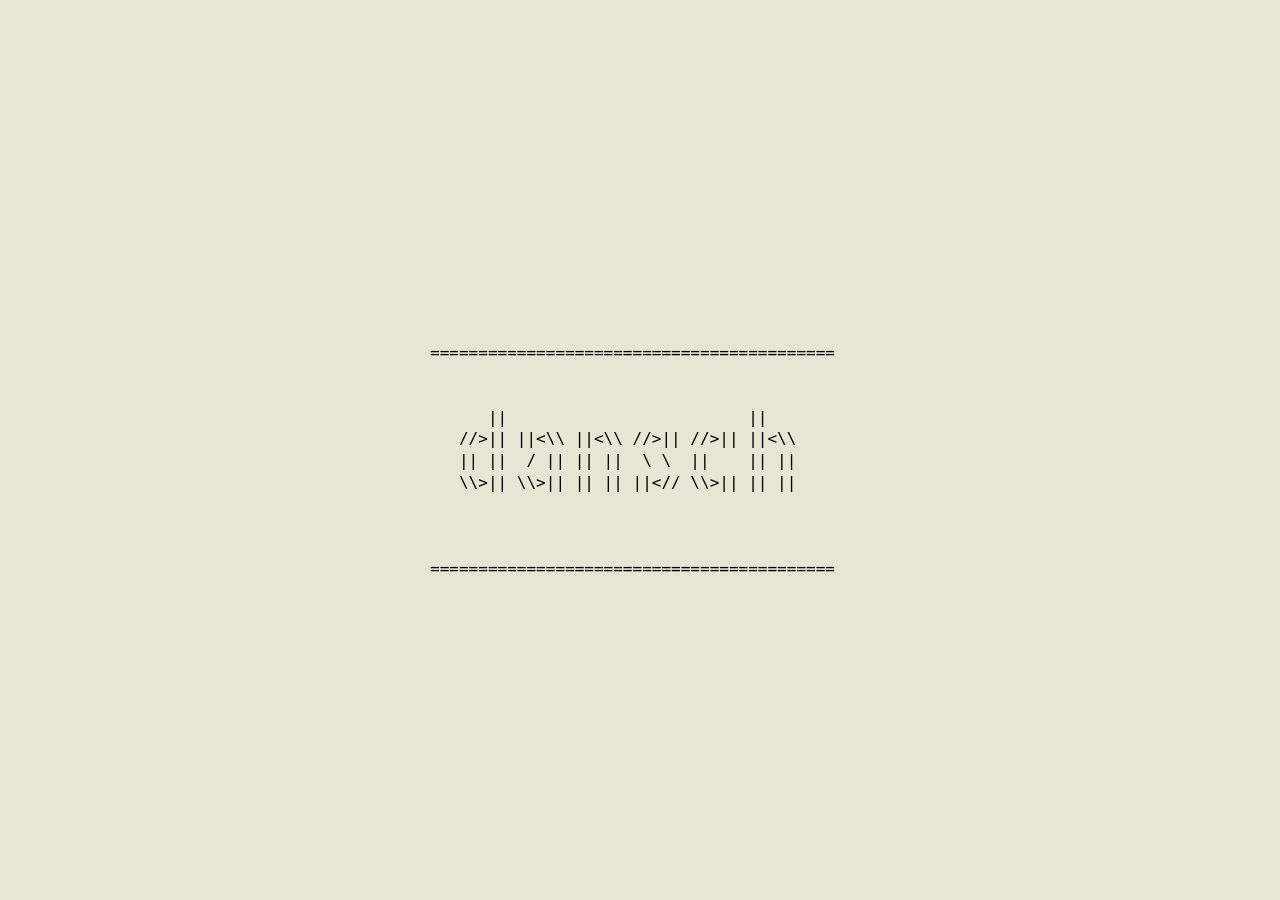
<file: index.html>
<!DOCTYPE html>
<html lang="en">

<head>
  <meta charset="utf-8">
  <meta name="viewport" content="width=device-width, initial-scale=1">
  <title>dansch</title>
  <meta name="description" content="dansch — Daniel Schrempf, motion graphics + design, London UK.">
  <link rel="icon" href="/favicon.svg" type="image/svg+xml">
  <script src="print.js"></script>
  <style>
    @font-face {
      font-family: "Degular Mono";
      src: url("fonts/DegularMonoVariable.woff2") format("woff2");
      font-weight: 100 900;
      font-style: normal;
      font-display: swap;
    }

    :root {
      color-scheme: light dark;

      --red: #F33;
      --orange: #F93;
      --spruce: #033;
      --blue: #06F;
      --green: #3C9;
      --fuchsia: #906;

      --cream: #E6E6D4;
      --black: #000;

      --dot: var(--black);
      --fs: clamp(0.8rem, 2.6vw, 1rem);
    }

    html {
      height: 100%;
      scrollbar-gutter: stable;
    }

    body {
      height: 100%;
      margin: 0;
      display: flex;
      flex-direction: column;
      align-items: center;
      padding: 0 1.5rem;
      background: var(--cream);
      color: var(--black);
      font-family: "Degular Mono", ui-monospace, "SF Mono", Menlo, Consolas, monospace;
      font-weight: 400;
      line-height: 1.35;
    }

    body,
    a {
      cursor: none;
    }

    pre {
      /* centre the wordmark glyphs at the viewport middle */
      margin: calc(50vh - 5 * 1.35 * var(--fs)) 0 0;
      position: relative;
      z-index: 1;
      font-size: var(--fs);
      white-space: pre;
    }

    #dot {
      position: fixed;
      top: 0;
      left: 0;
      box-sizing: border-box;
      width: 16px;
      height: 16px;
      border-radius: 50%;
      background-color: var(--dot);
      border: 2px solid var(--dot);
      pointer-events: none;
      z-index: 0;
      opacity: 0;
      transition: width .2s ease, height .2s ease, background-color .2s ease, opacity .25s ease;
    }

    #dot.over {
      width: 32px;
      height: 32px;
      background-color: transparent;
    }

    #dot.touch {
      width: 32px;
      height: 32px;
    }

    #dot.touch.over {
      width: 64px;
      height: 64px;
    }

    a {
      color: inherit;
    }

    .g {
      text-decoration: none;
    }

    .g.lit.d {
      color: var(--fuchsia);
    }

    .g.lit.a {
      color: var(--blue);
    }

    .g.lit.n {
      color: var(--spruce);
    }

    .g.lit.s {
      color: var(--orange);
    }

    .g.lit.c {
      color: var(--red);
    }

    .g.lit.h {
      color: var(--green);
    }

    .rl {
      text-decoration: none;
    }

    .rl.d {
      color: var(--fuchsia);
    }

    .rl.a {
      color: var(--blue);
    }

    .rl.n {
      color: var(--spruce);
    }

    .rl.s {
      color: var(--orange);
    }

    .rl.c {
      color: var(--red);
    }

    .rl.h {
      color: var(--green);
    }

    @media (prefers-color-scheme: dark) {
      body {
        background: var(--black);
        color: var(--cream);
      }

      :root {
        --dot: var(--cream);
      }
    }
  </style>
</head>

<body>
  <div id="dot"></div>
  <pre>
<span id="rule-top">==========================================</span>


<span id="wordmark">      ||                         ||
   //&gt;|| ||&lt;\\ ||&lt;\\ //&gt;|| //&gt;|| ||&lt;\\
   || ||  / || || ||  \ \  ||    || ||
   \\&gt;|| \\&gt;|| || || ||&lt;// \\&gt;|| || ||</span>



<span id="rule-bottom">==========================================</span></pre>
  <script>
    (function () {
      var wm = document.getElementById("wordmark");
      if (!wm) return;
      var HREF = {
        d: "demos.html", a: "about.html", n: "notebook.html",
        s: "showreel.html", c: "cv.html", h: "hi.html"
      };
      var LABEL = { d: "demos", a: "about", n: "notebook", s: "showreel", c: "cv", h: "hi" };
      function letter(col) {
        if (col >= 3 && col <= 7) return "d";
        if (col >= 9 && col <= 13) return "a";
        if (col >= 15 && col <= 19) return "n";
        if (col >= 21 && col <= 25) return "s";
        if (col >= 27 && col <= 31) return "c";
        if (col >= 33 && col <= 37) return "h";
        return "";
      }
      var lines = wm.textContent.split("\n"), seen = {};
      wm.textContent = "";
      lines.forEach(function (line, i) {
        if (i) wm.appendChild(document.createTextNode("\n"));
        for (var col = 0; col < line.length; col++) {
          var ch = line[col];
          if (ch === " ") { wm.appendChild(document.createTextNode(ch)); continue; }
          var L = letter(col), href = HREF[L];
          var anchor = href && !seen[L];
          var s = document.createElement(anchor ? "a" : "span");
          s.className = "g " + L;
          if (anchor) {
            s.href = href;
            s.setAttribute("aria-label", LABEL[L]);
            if (/^https?:/.test(href)) { s.target = "_blank"; s.rel = "noopener"; }
            seen[L] = true;
          }
          s.textContent = ch;
          s.dataset.o = ch;
          if (L) { s.dataset.cap = L.toUpperCase(); s.dataset.grp = L; }
          wm.appendChild(s);
        }
      });

      var HOLD = 3000, timers = new WeakMap();
      var LABEL_HOLD = 6000, WIDTH = 42;
      var RULES = {
        top: document.getElementById("rule-top"),
        bottom: document.getElementById("rule-bottom")
      };
      var LABELS = {
        a: { text: "ABOUT", center: 11, rule: "top", href: "about.html" },
        s: { text: "SHOWREEL", center: 23, rule: "top", href: "showreel.html" },
        d: { text: "DEMOS", center: 5, rule: "bottom", href: "demos.html" },
        n: { text: "NOTEBOOK", center: 17, rule: "bottom", href: "notebook.html" },
        c: { text: "CV", center: 29, rule: "bottom", href: "cv.html" },
        h: { text: "HI", center: 33, rule: "top", href: "hi.html" }
      };
      Object.keys(LABELS).forEach(function (L) {
        var b = LABELS[L];
        b.letter = L;
        b.start = b.center - Math.floor(b.text.length / 2);
        b.end = b.start + b.text.length - 1;
      });
      var active = {}, labelTimers = {};
      function rebuildRule(rule) {
        var el = RULES[rule]; if (!el) return;
        var cells = [];
        for (var i = 0; i < WIDTH; i++) cells[i] = { ch: "=", lab: null };
        Object.keys(LABELS).forEach(function (L) {
          var b = LABELS[L];
          if (b.rule !== rule || !active[L]) return;
          if (b.start - 1 >= 0) cells[b.start - 1].ch = " ";
          if (b.end + 1 < WIDTH) cells[b.end + 1].ch = " ";
          for (var k = 0; k < b.text.length; k++) cells[b.start + k] = { ch: b.text[k], lab: b };
        });
        el.textContent = "";
        for (var i = 0; i < WIDTH;) {
          var lab = cells[i].lab, j = i, str = "";
          while (j < WIDTH && cells[j].lab === lab) { str += cells[j].ch; j++; }
          if (lab) {
            var a = document.createElement("a");
            a.className = "rl " + lab.letter;
            a.href = lab.href; a.textContent = str;
            if (lab.ext) { a.target = "_blank"; a.rel = "noopener"; }
            el.appendChild(a);
          } else {
            el.appendChild(document.createTextNode(str));
          }
          i = j;
        }
        if (window.Print) Print.reset(el);   // re-wrap on the next print
      }
      function spawnLabel(L) {
        if (!LABELS[L]) return;
        active[L] = true;
        rebuildRule(LABELS[L].rule);
        clearTimeout(labelTimers[L]);
        labelTimers[L] = setTimeout(function () {
          active[L] = false; rebuildRule(LABELS[L].rule);
        }, LABEL_HOLD);
      }
      function lightOn(e) {
        var g = e.target.closest(".g"); if (!g || !g.dataset.cap) return;
        clearTimeout(timers.get(g)); timers.delete(g);
        g.textContent = g.dataset.cap;
        g.classList.add("lit");
        spawnLabel(g.dataset.grp);
      }
      function lightOff(e) {
        var g = e.target.closest(".g"); if (!g || timers.has(g)) return;
        timers.set(g, setTimeout(function () {
          g.textContent = g.dataset.o;
          g.classList.remove("lit");
          timers.delete(g);
        }, HOLD));
      }
      wm.addEventListener("mouseover", lightOn);
      wm.addEventListener("mouseout", lightOff);
      wm.addEventListener("focusin", lightOn);
      wm.addEventListener("focusout", lightOff);

      // one handler for every logo link: glyph anchors, rule labels, plain strokes
      var BLOCKS = [RULES.top, wm, RULES.bottom], leaving = false;
      document.addEventListener("click", function (e) {
        var a = e.target.closest("a.g, a.rl"), href = a && a.getAttribute("href");
        if (!href) {
          var g = e.target.closest(".g");
          if (g && g.dataset.grp) href = HREF[g.dataset.grp];
        }
        if (!href) return;
        e.preventDefault();
        if (/^https?:/.test(href)) { window.open(href, "_blank", "noopener"); return; }
        if (leaving) return;
        leaving = true;
        Print.out(BLOCKS, function () { location.href = href; });
      }, true);

      Print.in(BLOCKS);
    })();

    (function () {
      var dot = document.getElementById("dot");
      if (!dot) return;
      function place(x, y, target) {
        dot.style.transform = "translate(" + x + "px," + y + "px) translate(-50%,-50%)";
        dot.style.opacity = "1";
        dot.classList.toggle("over", !!(target && target.closest(".g, .rl")));
      }
      document.addEventListener("mousemove", function (e) {
        dot.classList.remove("touch");
        place(e.clientX, e.clientY, e.target);
      });
      document.addEventListener("mouseleave", function () { dot.style.opacity = "0"; });

      var lastG = null;
      function relight(el) {
        var g = el && el.closest(".g");
        if (g === lastG) return;
        if (lastG) lastG.dispatchEvent(new MouseEvent("mouseout", { bubbles: true }));
        lastG = g;
        if (lastG) lastG.dispatchEvent(new MouseEvent("mouseover", { bubbles: true }));
      }

      var RESTITUTION = 0.72;
      var FRICTION = 0.97;
      var MIN_SPEED = 0.3;
      var px = 0, py = 0, vx = 0, vy = 0, raf = null;
      var history = [];

      function stopMomentum() { if (raf) { cancelAnimationFrame(raf); raf = null; } }

      function momentumStep() {
        var r = dot.classList.contains("touch") && dot.classList.contains("over") ? 32 : 16;
        vx *= FRICTION; vy *= FRICTION;
        px += vx; py += vy;
        if (px - r < 0) { px = r; vx = -vx * RESTITUTION; }
        if (px + r > window.innerWidth) { px = window.innerWidth - r; vx = -vx * RESTITUTION; }
        if (py - r < 0) { py = r; vy = -vy * RESTITUTION; }
        if (py + r > window.innerHeight) { py = window.innerHeight - r; vy = -vy * RESTITUTION; }
        place(px, py, document.elementFromPoint(px, py));
        relight(document.elementFromPoint(px, py));
        if (Math.abs(vx) > MIN_SPEED || Math.abs(vy) > MIN_SPEED) {
          raf = requestAnimationFrame(momentumStep);
        } else {
          raf = null;
          dot.style.opacity = "0";
        }
      }

      function onTouch(e) {
        var t = e.touches[0]; if (!t) return;
        stopMomentum();
        dot.classList.add("touch");
        px = t.clientX; py = t.clientY;
        var el = document.elementFromPoint(px, py);
        place(px, py, el);
        relight(el);
        history.push({ x: px, y: py, t: e.timeStamp });
        if (history.length > 20) history.shift();
      }

      document.addEventListener("touchstart", function (e) {
        history = [];
        onTouch(e);
      }, { passive: true });

      document.addEventListener("touchmove", function (e) {
        onTouch(e);
        e.preventDefault();   // no scroll / overscroll during a swipe
      }, { passive: false });

      document.addEventListener("touchend", function (e) {
        var now = e.timeStamp, cutoff = now - 80;
        var recent = history.filter(function (h) { return h.t >= cutoff; });
        if (recent.length >= 2) {
          var first = recent[0], last = recent[recent.length - 1];
          var dt = (last.t - first.t) / 1000 * 60;   // normalise to 60fps frames
          if (dt > 0) { vx = (last.x - first.x) / dt; vy = (last.y - first.y) / dt; }
        }
        history = [];
        if (Math.abs(vx) > MIN_SPEED || Math.abs(vy) > MIN_SPEED) {
          raf = requestAnimationFrame(momentumStep);
        } else {
          dot.style.opacity = "0";
        }
      }, { passive: true });
    })();
  </script>
</body>

</html>
</file>
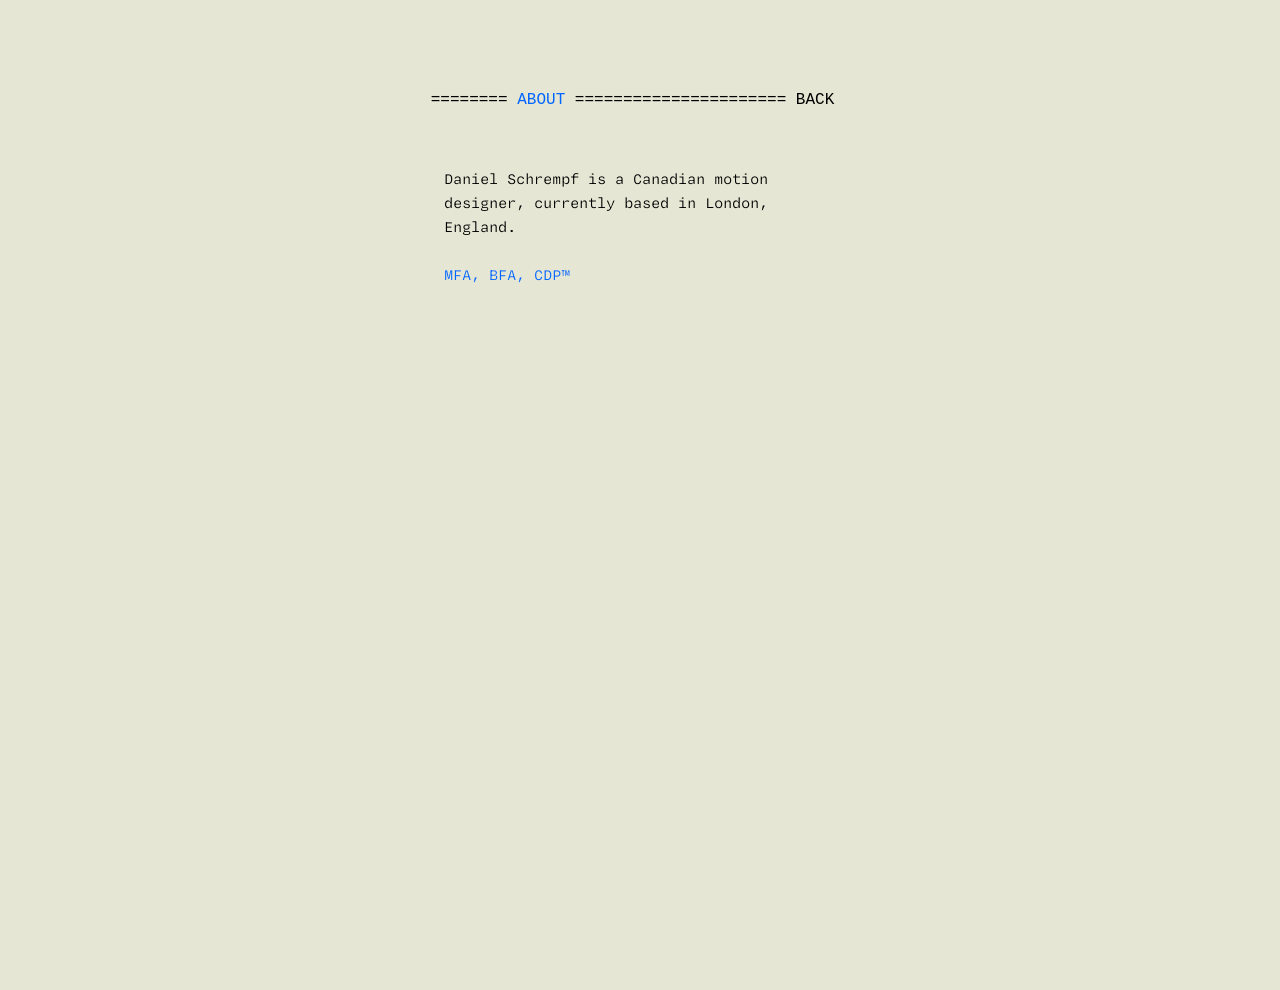
<file: about.html>
<!DOCTYPE html>
<html lang="en">

<head>
  <meta charset="utf-8">
  <meta name="viewport" content="width=device-width, initial-scale=1">
  <title>dansch — about</title>
  <meta name="description" content="About Daniel Schrempf — motion graphics + design, London UK.">
  <link rel="icon" href="/favicon.svg" type="image/svg+xml">
  <link rel="stylesheet" href="styles.css">
  <script src="print.js"></script>
  <script src="nav.js"></script>
  <script src="cursor.js"></script>
</head>

<body>
  <pre class="topnav">======== <span class="a">ABOUT</span> ====================== <a href="index.html">BACK</a></pre>
  <main class="sheet">

    <p>
      Daniel Schrempf is a Canadian motion designer, currently based in London, England.
    </p>

    <p class="meta blue">
      MFA, BFA, CDP™
    </p>

  </main>
</body>

</html>
</file>
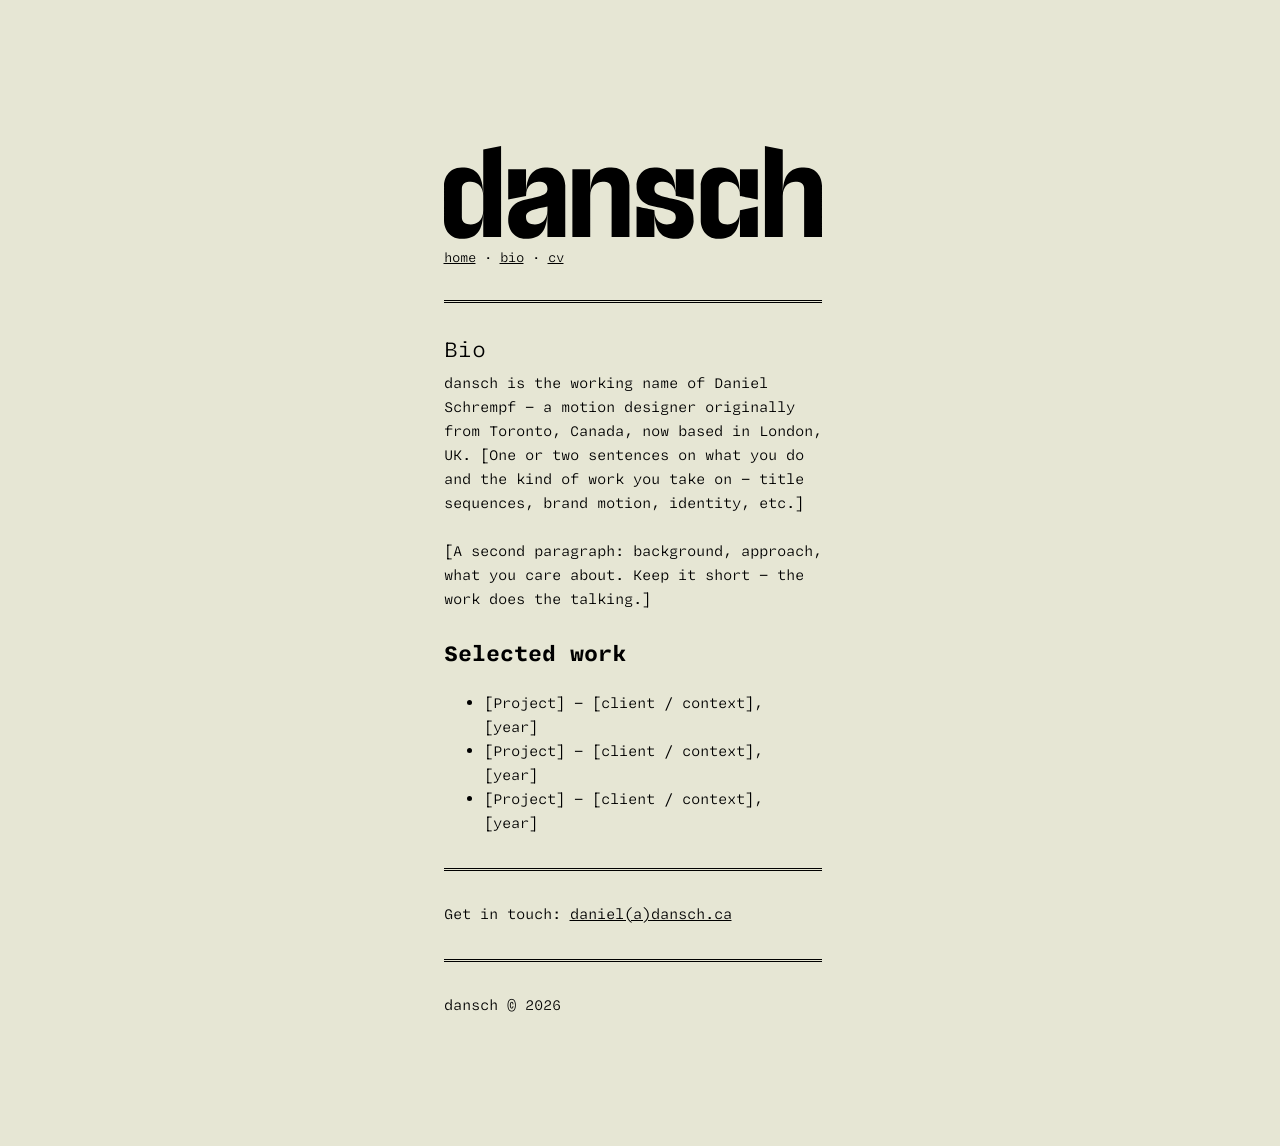
<file: bio.html>
<!DOCTYPE html>
<html lang="en">
<head>
<meta charset="utf-8">
<meta name="viewport" content="width=device-width, initial-scale=1">
<title>dansch — bio</title>
<meta name="description" content="About Daniel Schrempf — motion graphics &amp; design, London UK.">
<link rel="icon" href="/favicon.svg" type="image/svg+xml">
<link rel="stylesheet" href="styles.css">
</head>
<body>
<main class="sheet">

  <!-- ── Logo (inline vector) ─────────────────────────────────────────────
       Your logo is drawn here as SVG paths, right in the HTML. To use yours:
         1. Open your exported .svg in a text editor.
         2. Copy its `viewBox="…"` value onto the <svg> below.
         3. Replace the placeholder <path> with your own path(s).
       Keep fill via CSS (.logo sets fill: currentColor) so it follows the text
       colour and works in dark mode. Delete any fill="#000" your export added,
       or it will override currentColor. You can have multiple <path> elements.
       The canonical copy lives in assets/svg/logo.svg — keep them in sync. -->
  <svg class="logo" viewBox="0 0 212 52" role="img" aria-label="dansch">
    <!-- Synced from assets/svg/logo.svg. No fill here on purpose: .logo sets
         fill: currentColor so the mark follows the text colour (flips in dark). -->
    <path d="M82 13V51H72V13H82ZM176 51V34L166 36V51H176ZM166 13V28S176 30 176 30V13S166 13 166 13ZM130 13V28S140 30 140 30V13S130 13 130 13ZM118 51V36S108 34 108 34V51S118 51 118 51ZM36 13V30L46 28V13H36ZM180 0V51H190S190 2 190 2L180 0ZM22 51H32V0L22 2V51ZM108 22C108 25 108 32 118 34S130 37 130 40 128 44 125 44 118 42 118 36C118 48 122 52 130 52S140 45 140 42 140 32 130 30 118 27 118 24 120 20 123 20 130 22 130 28C130 16 126 12 118 12S108 19 108 22ZM202 51H212S212 25 212 22 210 12 202 12 190 16 190 28C190 22 194 20 197 20S202 21 202 24V51ZM94 51H104S104 25 104 22 102 12 94 12 82 16 82 28C82 22 86 20 89 20S94 21 94 24V51ZM68 22C68 19 66 12 58 12S46 16 46 28C46 22 50 20 53 20S58 21 58 24 56 28 46 30 36 39 36 42 38 52 46 52 58 48 58 36C58 42 54 44 51 44S46 43 46 40 48 36 58 34V51H68V22ZM144 42C144 45 146 52 154 52S166 48 166 36C166 42 162 44 159 44S154 43 154 40 154 27 154 24 156 20 159 20 166 22 166 28C166 16 162 12 154 12S144 19 144 22 144 39 144 42ZM0 42C0 45 2 52 10 52S22 48 22 36C22 42 18 44 15 44S10 43 10 40 10 27 10 24 12 20 15 20 22 22 22 28C22 16 18 12 10 12S0 19 0 22 0 39 0 42Z"/>
  </svg>

  <nav class="muted">
    <a href="index.html">home</a> ·
    <a href="bio.html">bio</a> ·
    <a href="cv.html">cv</a>
  </nav>

  <hr>

  <h1>Bio</h1>

  <!-- Replace this placeholder copy with your own. -->
  <p>
    dansch is the working name of Daniel Schrempf — a motion designer
    originally from Toronto, Canada, now based in London, UK. [One or two
    sentences on what you do and the kind of work you take on — title
    sequences, brand motion, identity, etc.]
  </p>
  <p>
    [A second paragraph: background, approach, what you care about. Keep it
    short — the work does the talking.]
  </p>

  <h2>Selected work</h2>
  <ul>
    <li>[Project] — [client / context], [year]</li>
    <li>[Project] — [client / context], [year]</li>
    <li>[Project] — [client / context], [year]</li>
  </ul>

  <hr class="thin">

  <p class="muted">
    Get in touch: <a href="mailto:daniel@dansch.ca">daniel(a)dansch.ca</a>
  </p>

  <hr>

  <p class="muted">dansch &copy; 2026</p>

</main>
</body>
</html>
</file>
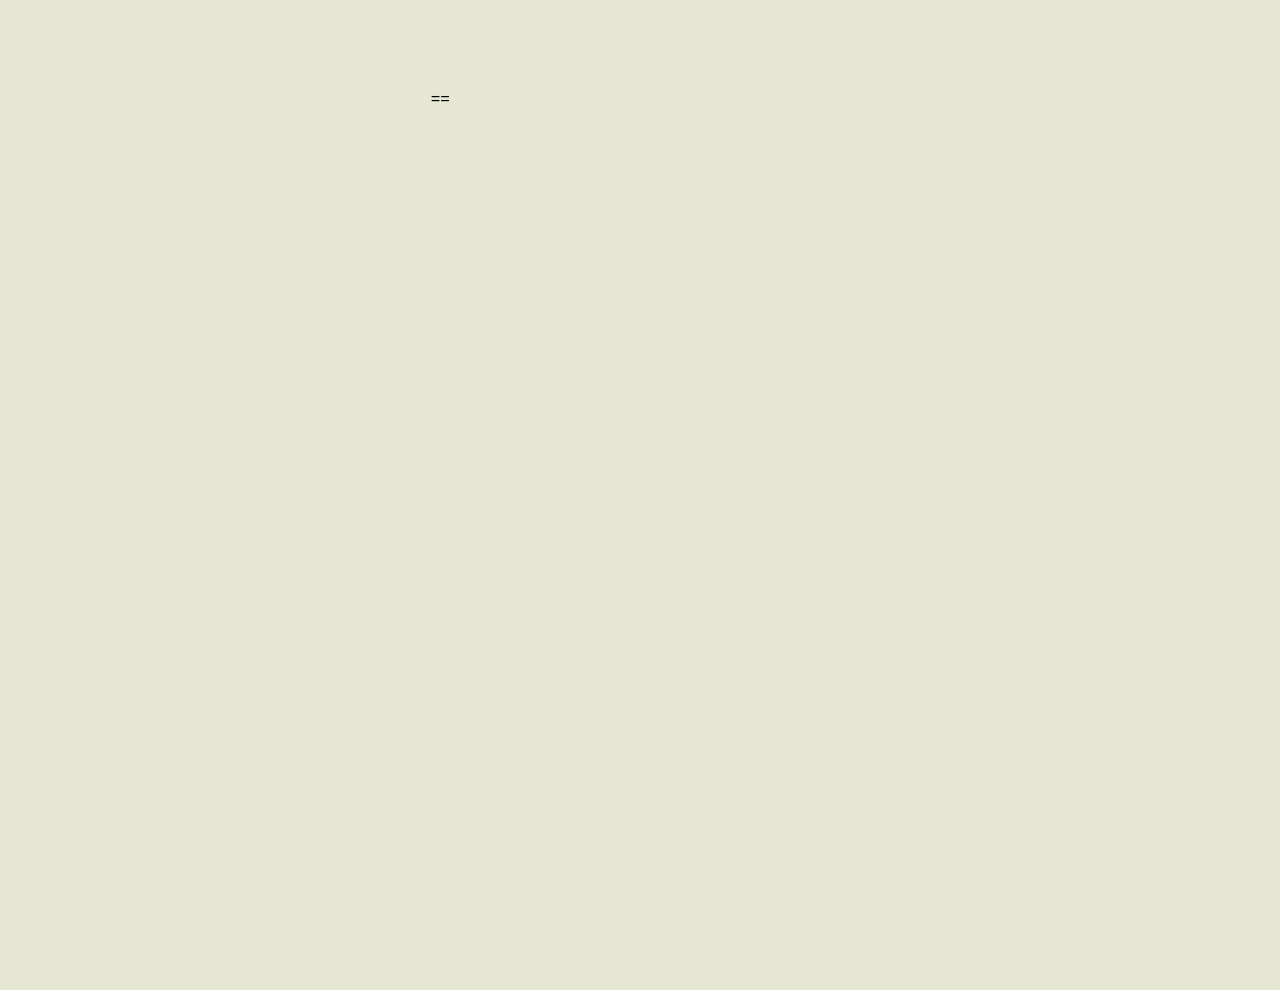
<file: contact.html>
<!DOCTYPE html>
<html lang="en">

<head>
  <meta charset="utf-8">
  <meta name="viewport" content="width=device-width, initial-scale=1">
  <title>dansch — about</title>
  <!-- Legacy URL from the pre-GitHub-Pages site. Search engines still hold the
       old "Toronto based" copy of /contact, so this stub points them (and any
       old links) at the current about page. Safe to delete once search results
       stop showing the old page. -->
  <link rel="canonical" href="https://dansch.ca/about.html">
  <meta http-equiv="refresh" content="0; url=/about.html">
  <link rel="icon" href="/favicon.svg" type="image/svg+xml">
  <link rel="stylesheet" href="styles.css">
</head>

<body>
  <main class="sheet">
    <p>This page has moved to <a href="/about.html">about</a>.</p>
  </main>
</body>

</html>
</file>
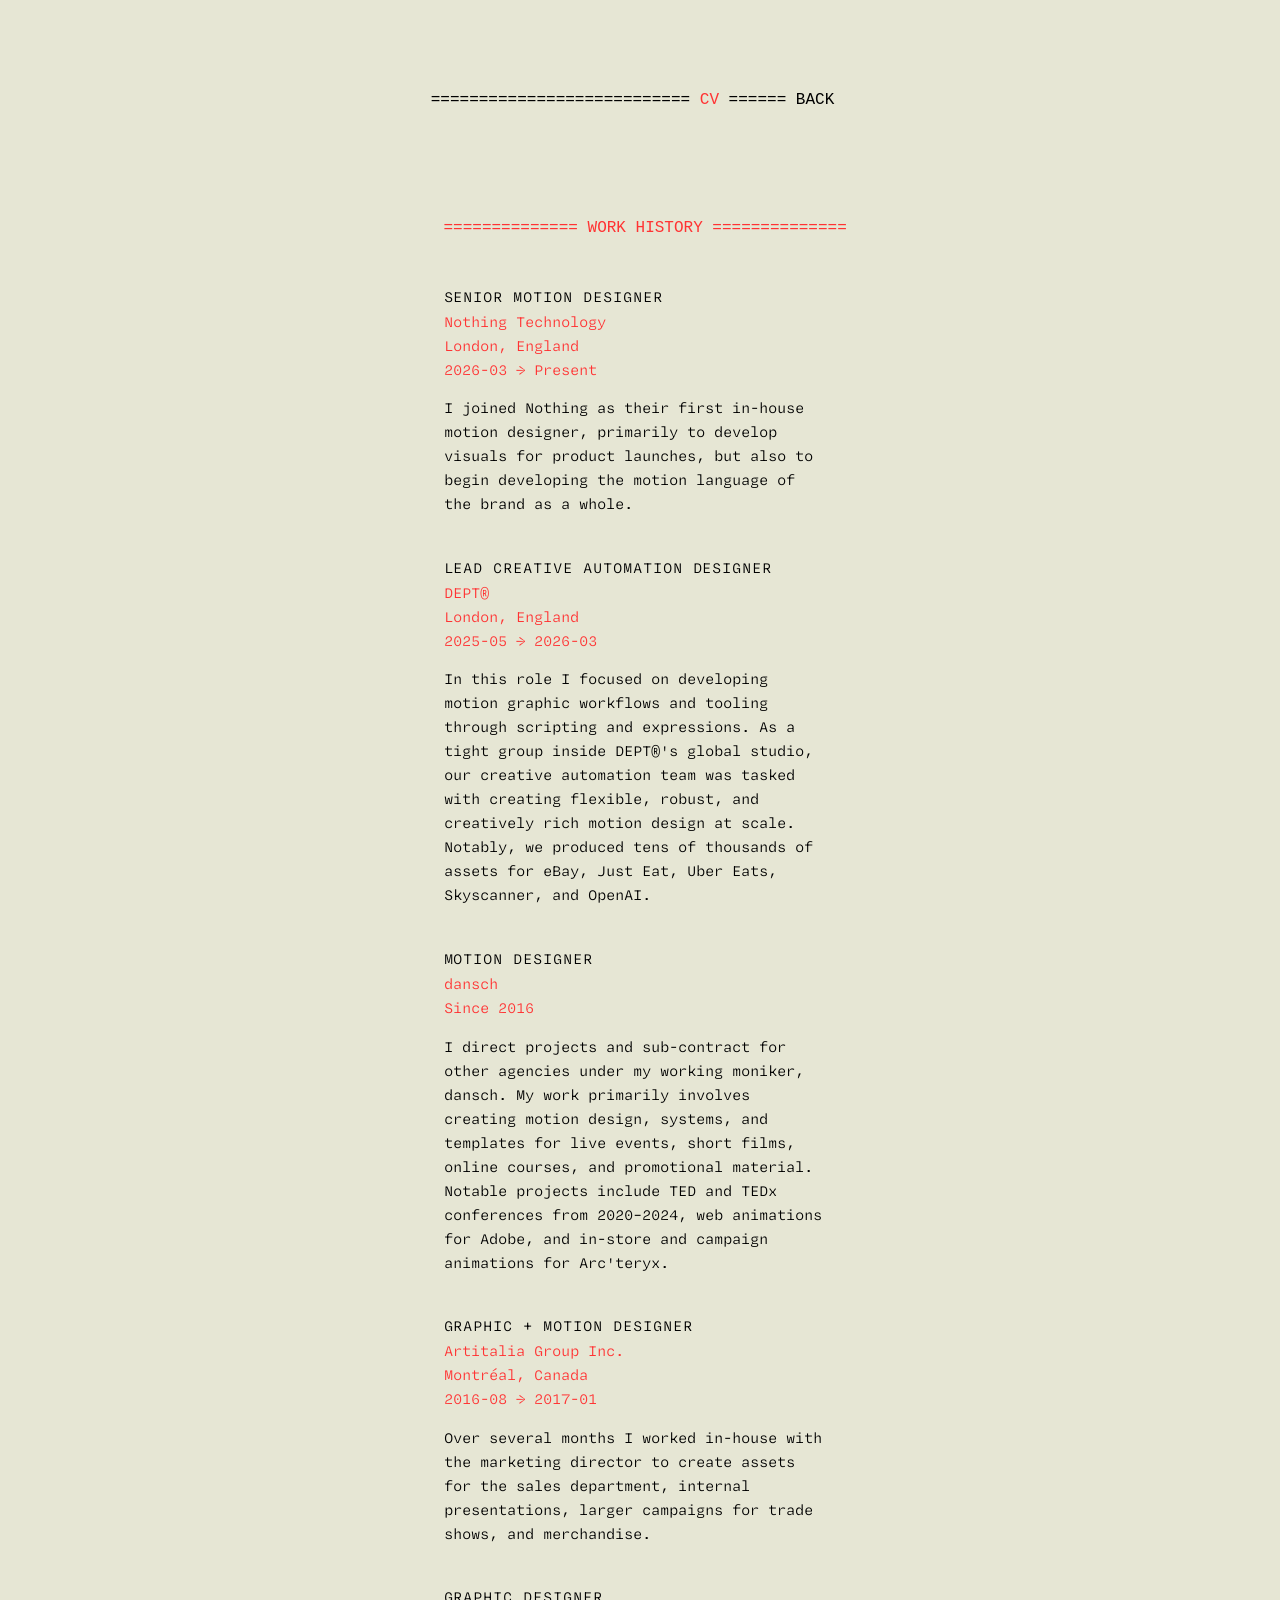
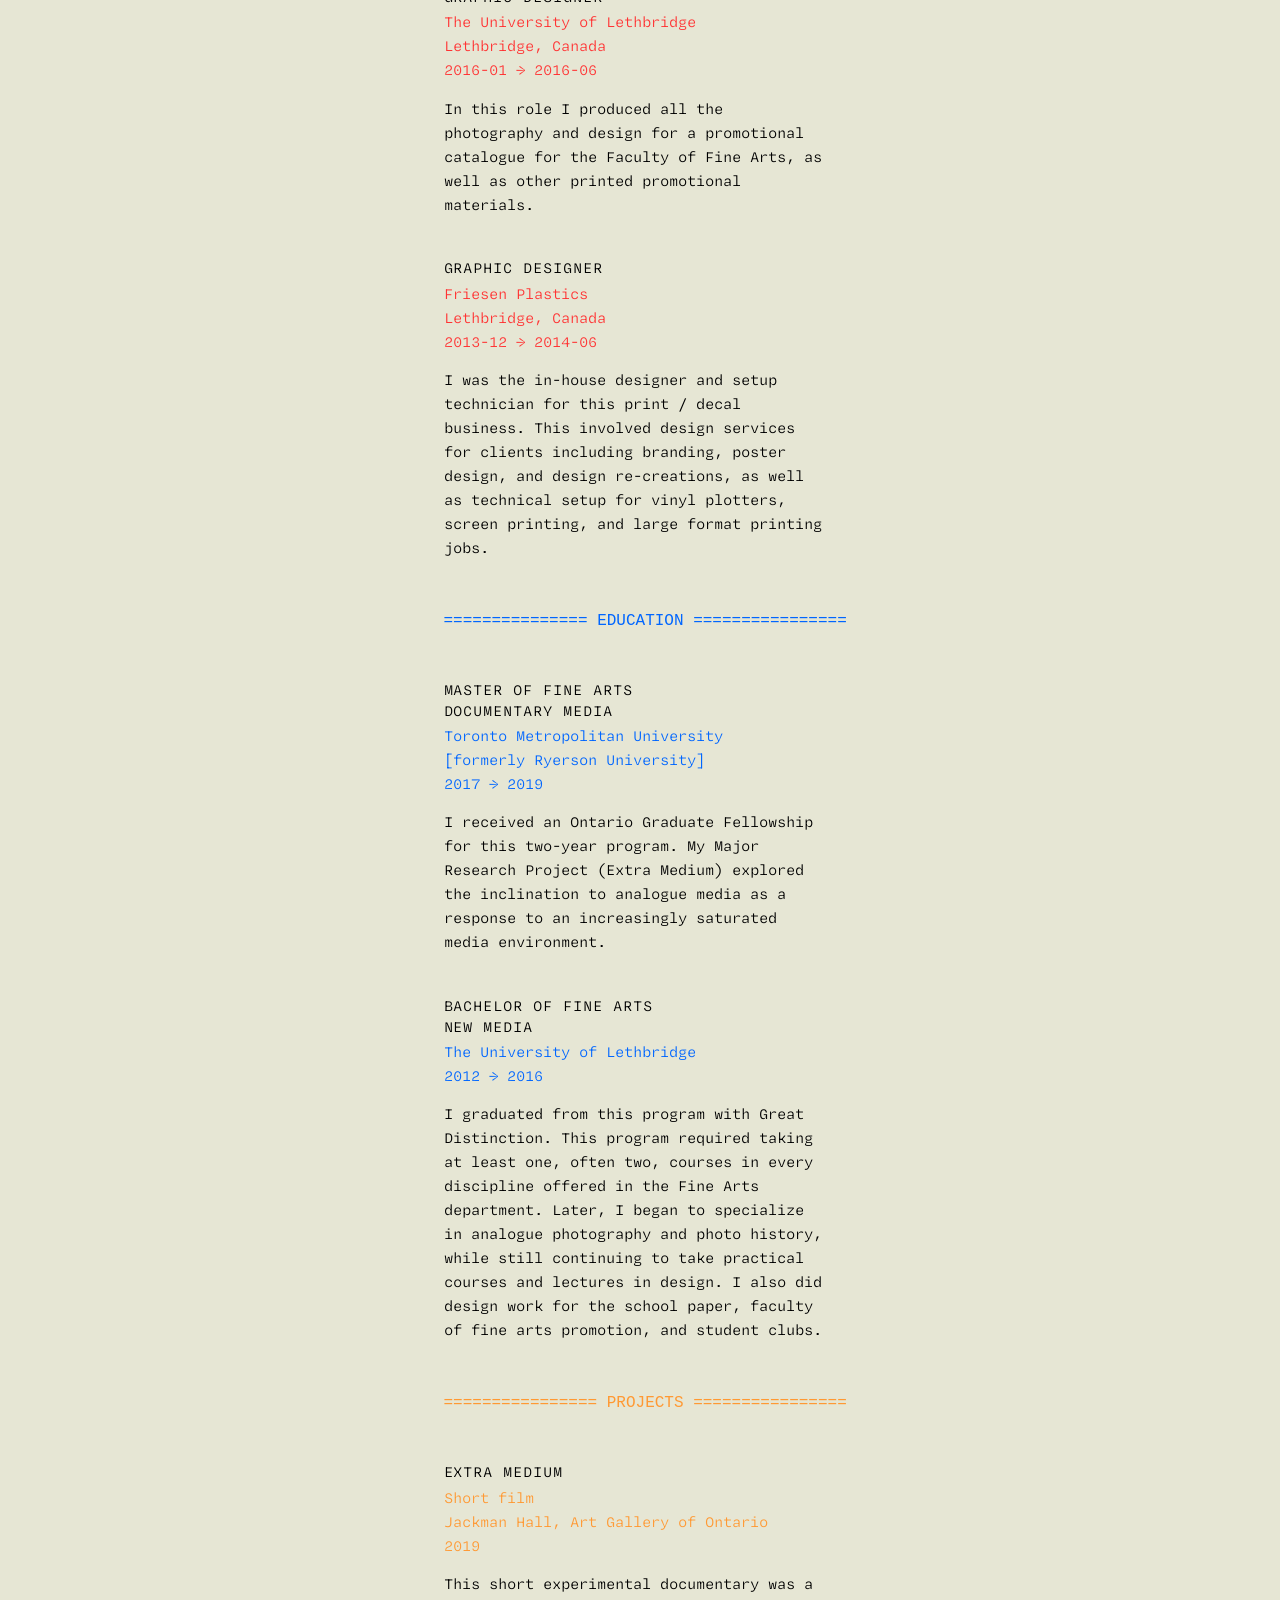
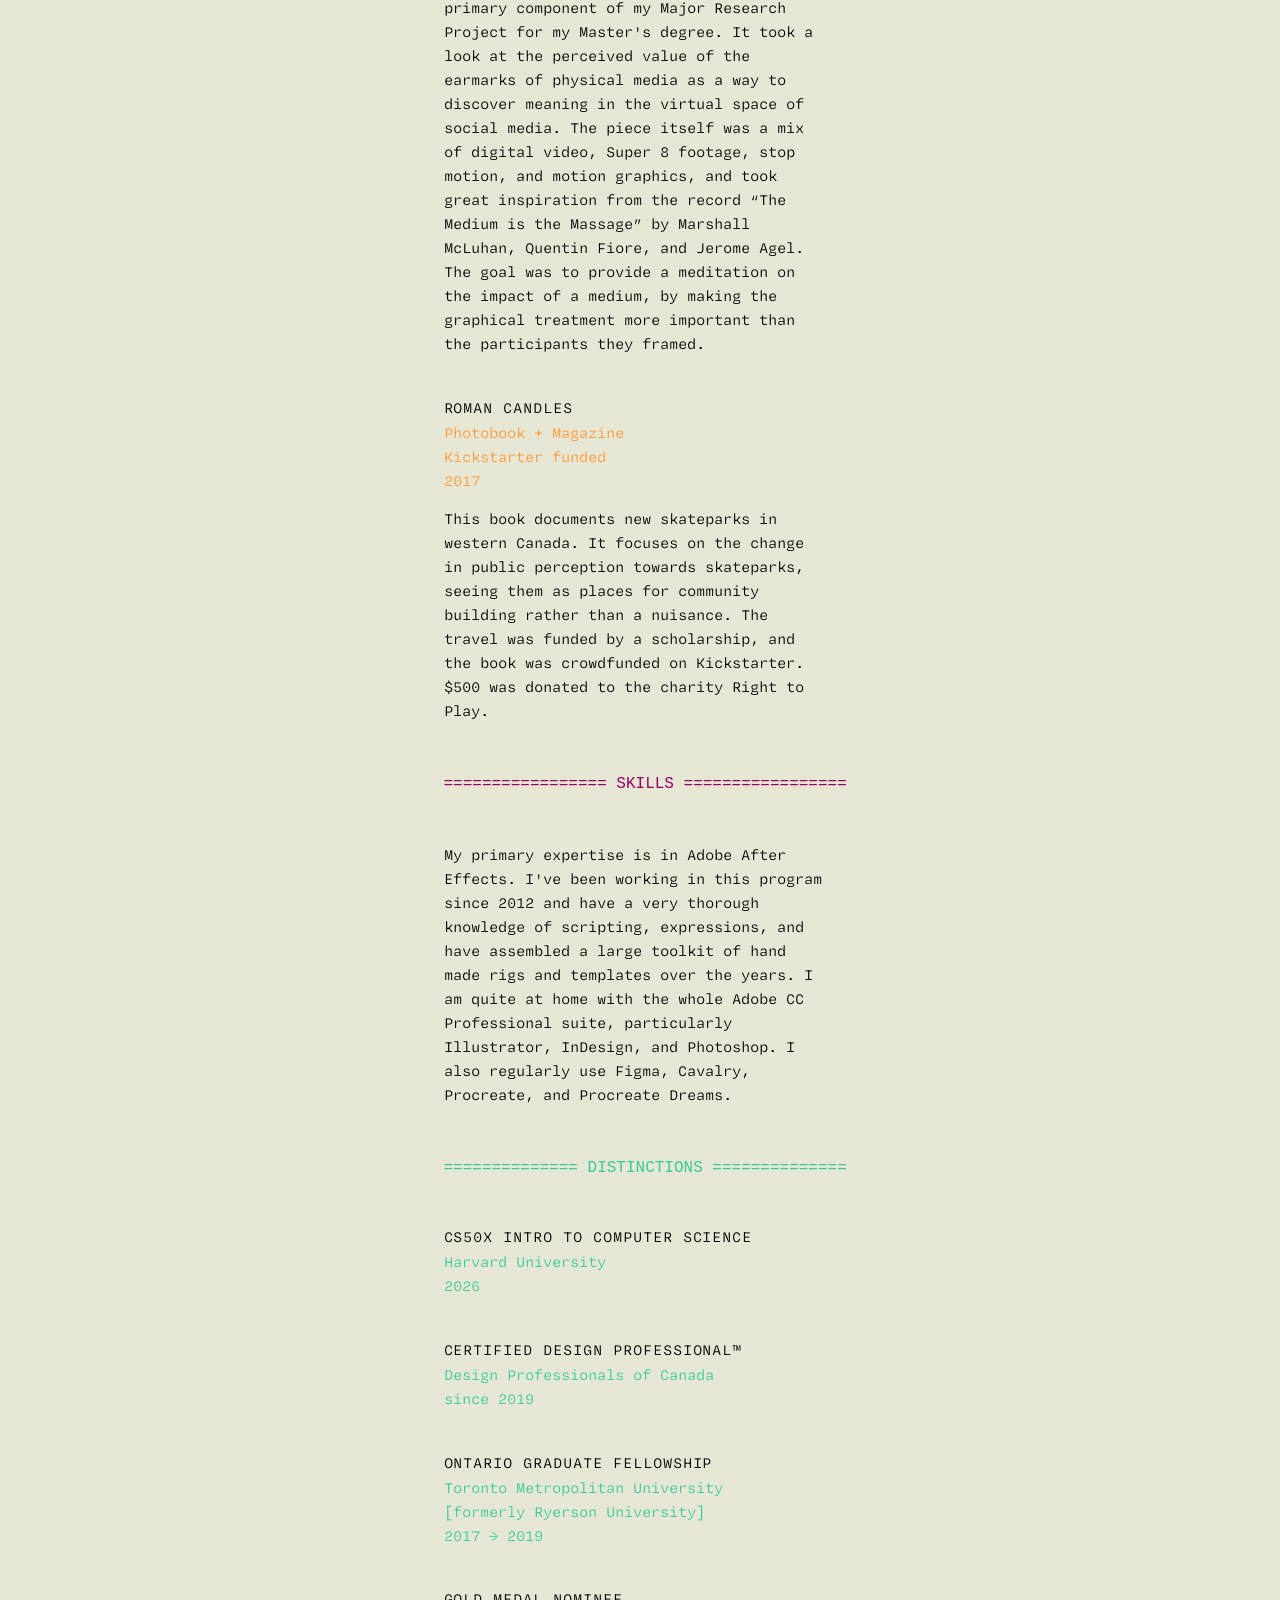
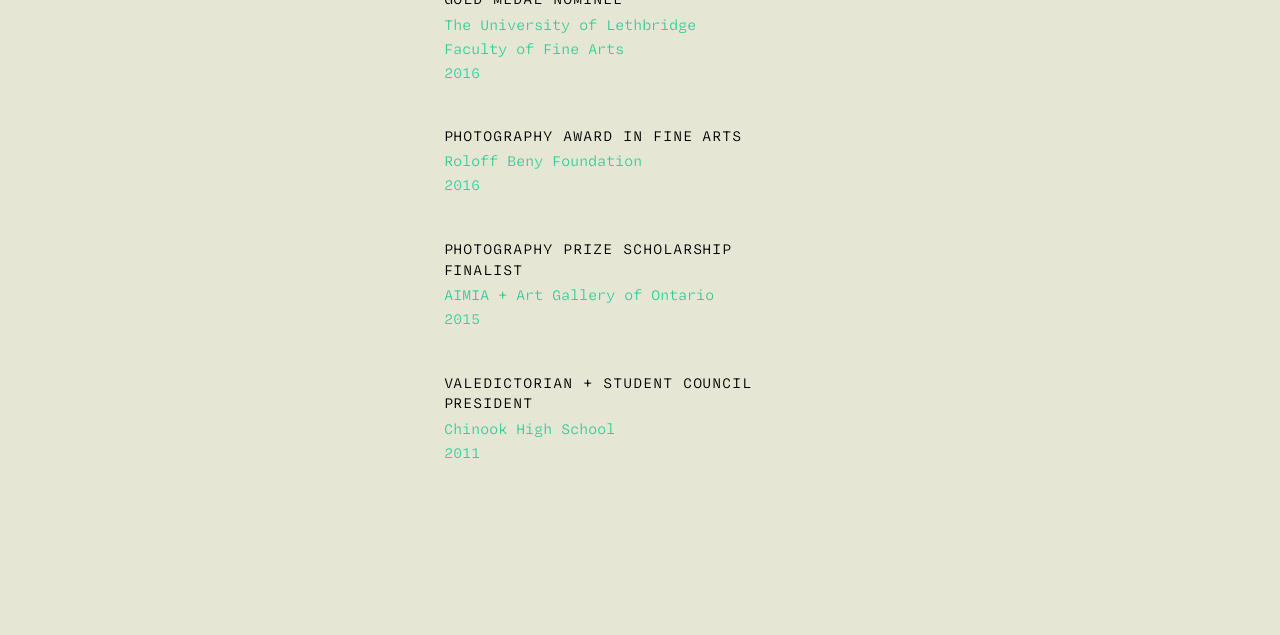
<file: cv.html>
<!DOCTYPE html>
<html lang="en">

<head>
  <meta charset="utf-8">
  <meta name="viewport" content="width=device-width, initial-scale=1">
  <title>dansch — cv</title>
  <meta name="description" content="CV — Daniel Schrempf, motion graphics + design, London England.">
  <link rel="icon" href="/favicon.svg" type="image/svg+xml">
  <link rel="stylesheet" href="styles.css">
  <script src="print.js"></script>
  <script src="nav.js"></script>
  <script src="cursor.js"></script>
</head>

<body>
  <pre class="topnav">=========================== <span class="c">CV</span> ====== <a href="index.html">BACK</a></pre>
  <main class="sheet">

    <pre class="section red">============== WORK HISTORY ==============</pre>

    <div class="entry">
      <h3>Senior Motion Designer</h3>
      <p class="meta red">Nothing Technology<br>London, England<br>2026-03 → Present</p>
      <p>I joined Nothing as their first in-house motion designer, primarily to develop
        visuals for product launches, but also to begin developing the motion language
        of the brand as a whole.</p>
    </div>

    <div class="entry">
      <h3>Lead Creative Automation Designer</h3>
      <p class="meta red">DEPT®<br>London, England<br>2025-05 → 2026-03</p>
      <p>In this role I focused on developing motion graphic workflows and tooling through
        scripting and expressions. As a tight group inside DEPT®'s global studio, our creative
        automation team was tasked with creating flexible, robust, and creatively rich motion
        design at scale. Notably, we produced tens of thousands of assets for eBay, Just Eat,
        Uber Eats, Skyscanner, and OpenAI.</p>
    </div>

    <div class="entry">
      <h3>Motion Designer</h3>
      <p class="meta red">dansch<br>Since 2016</p>
      <p>I direct projects and sub-contract for other agencies under my working
        moniker, dansch. My work primarily involves creating motion design, systems, and
        templates for live events, short films, online courses, and promotional
        material. Notable projects include TED and TEDx conferences from 2020–2024,
        web animations for Adobe, and in-store and campaign animations for Arc'teryx.</p>
    </div>

    <div class="entry">
      <h3>Graphic + Motion Designer</h3>
      <p class="meta red">Artitalia Group Inc.<br>Montréal, Canada<br>2016-08 → 2017-01</p>
      <p>Over several months I worked in-house with the marketing director to create
        assets for the sales department, internal presentations, larger campaigns for
        trade shows, and merchandise.</p>
    </div>

    <div class="entry">
      <h3>Graphic Designer</h3>
      <p class="meta red">The University of Lethbridge<br>Lethbridge, Canada<br>2016-01 → 2016-06</p>
      <p>In this role I produced all the photography and design for a promotional
        catalogue for the Faculty of Fine Arts, as well as other printed promotional
        materials.</p>
    </div>

    <div class="entry">
      <h3>Graphic Designer</h3>
      <p class="meta red">Friesen Plastics<br>Lethbridge, Canada<br>2013-12 → 2014-06</p>
      <p>I was the in-house designer and setup technician for this print / decal
        business. This involved design services for clients including branding, poster
        design, and design re-creations, as well as technical setup for vinyl plotters,
        screen printing, and large format printing jobs.</p>
    </div>

    <pre class="section blue">=============== EDUCATION ================</pre>

    <div class="entry">
      <h3>Master of Fine Arts<br>Documentary Media</h3>
      <p class="meta blue">Toronto Metropolitan University<br>[formerly Ryerson University]<br>2017 → 2019</p>
      <p>I received an Ontario Graduate Fellowship for this two-year program. My Major
        Research Project (Extra Medium) explored the inclination to analogue media as a
        response to an increasingly saturated media environment.</p>
    </div>

    <div class="entry">
      <h3>Bachelor of Fine Arts<br>New Media</h3>
      <p class="meta blue">The University of Lethbridge<br>2012 → 2016</p>
      <p>I graduated from this program with Great Distinction. This program required taking
        at least one, often two, courses in every discipline offered in the Fine Arts
        department. Later, I began to specialize in analogue photography and photo history,
        while still continuing to take practical courses and lectures in design. I also
        did design work for the school paper, faculty of fine arts promotion, and student
        clubs.</p>
    </div>

    <pre class="section orange">================ PROJECTS ================</pre>

    <div class="entry">
      <h3>Extra Medium</h3>
      <p class="meta orange">Short film<br>Jackman Hall, Art Gallery of Ontario<br>2019</p>
      <p>This short experimental documentary was a primary component of my Major Research
        Project for my Master's degree. It took a look at the perceived value of the
        earmarks of physical media as a way to discover meaning in the virtual space of
        social media. The piece itself was a mix of digital video, Super 8 footage, stop
        motion, and motion graphics, and took great inspiration from the record “The
        Medium is the Massage” by Marshall McLuhan, Quentin Fiore, and Jerome Agel. The
        goal was to provide a meditation on the impact of a medium, by making the
        graphical treatment more important than the participants they framed.</p>
    </div>

    <div class="entry">
      <h3>Roman Candles</h3>
      <p class="meta orange">Photobook + Magazine<br>Kickstarter funded<br>2017</p>
      <p>This book documents new skateparks in western Canada. It focuses on the change in
        public perception towards skateparks, seeing them as places for community
        building rather than a nuisance. The travel was funded by a scholarship, and the
        book was crowdfunded on Kickstarter. $500 was donated to the charity Right to
        Play.</p>
    </div>

    <pre class="section fuchsia">================= SKILLS =================</pre>
    <p>My primary expertise is in Adobe After Effects. I've been working in this program
      since 2012 and have a very thorough knowledge of scripting, expressions, and have
      assembled a large toolkit of hand made rigs and templates over the years. I am
      quite at home with the whole Adobe CC Professional suite, particularly Illustrator,
      InDesign, and Photoshop. I also regularly use Figma, Cavalry, Procreate, and Procreate Dreams.</p>

    <pre class="section green">============== DISTINCTIONS ==============</pre>

    <div class="entry">
      <h3>CS50x Intro to Computer Science</h3>
      <p class="meta green">Harvard University<br>2026</p>
    </div>
    <div class="entry">
      <h3>Certified Design Professional™</h3>
      <p class="meta green">Design Professionals of Canada<br>since 2019</p>
    </div>
    <div class="entry">
      <h3>Ontario Graduate Fellowship</h3>
      <p class="meta green">Toronto Metropolitan University<br>[formerly Ryerson University]<br>2017 → 2019</p>
    </div>
    <div class="entry">
      <h3>Gold Medal Nominee</h3>
      <p class="meta green">The University of Lethbridge<br>Faculty of Fine Arts<br>2016</p>
    </div>
    <div class="entry">
      <h3>Photography Award in Fine Arts</h3>
      <p class="meta green">Roloff Beny Foundation<br>2016</p>
    </div>
    <div class="entry">
      <h3>Photography Prize Scholarship Finalist</h3>
      <p class="meta green">AIMIA + Art Gallery of Ontario<br>2015</p>
    </div>
    <div class="entry">
      <h3>Valedictorian + Student Council President</h3>
      <p class="meta green">Chinook High School<br>2011</p>
    </div>

  </main>
</body>

</html>
</file>
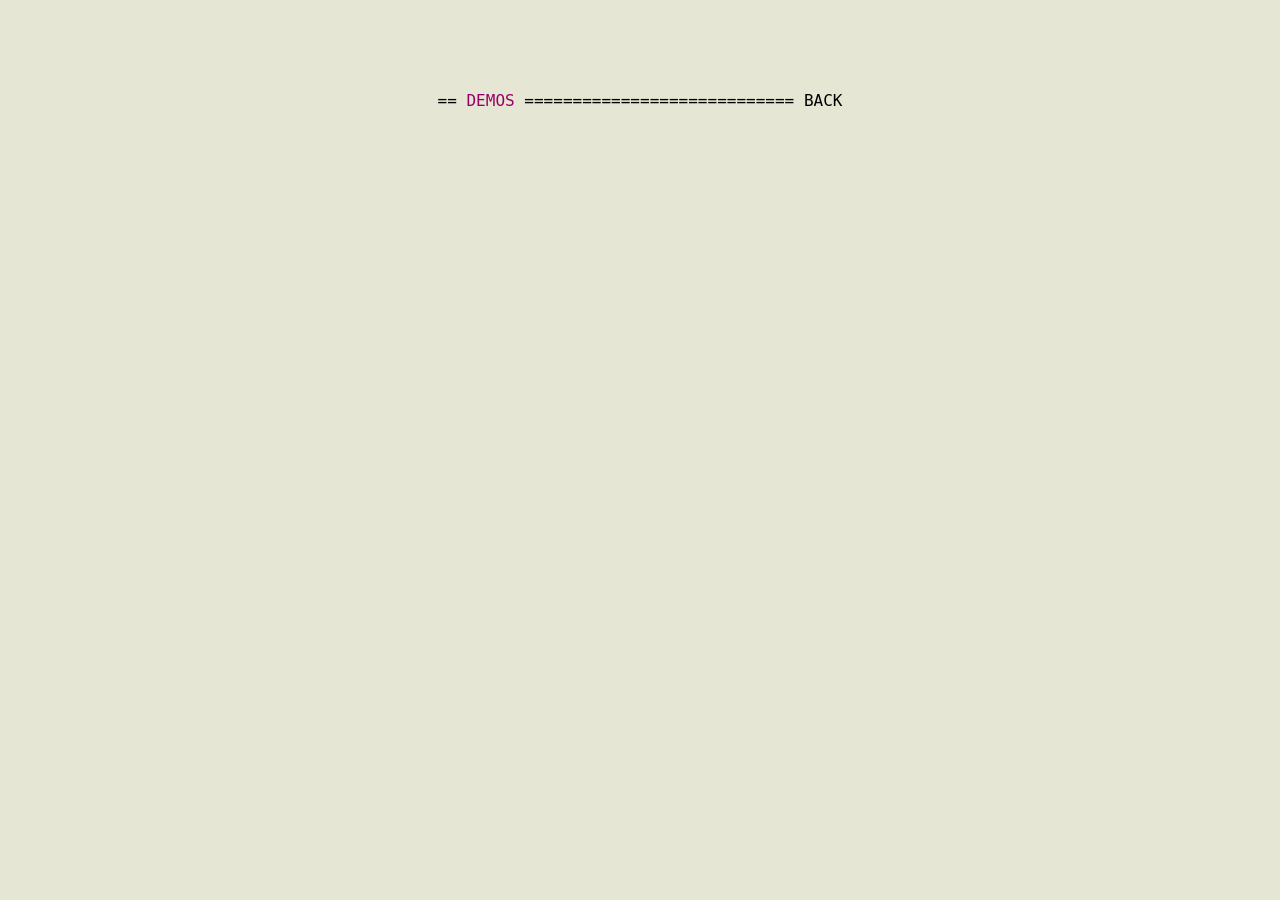
<file: demos.html>
<!DOCTYPE html>
<html lang="en">

<head>
  <meta charset="utf-8">
  <meta name="viewport" content="width=device-width, initial-scale=1">
  <meta name="robots" content="noindex">
  <title>demos — dansch</title>
  <link rel="icon" href="/favicon.svg" type="image/svg+xml">
  <style>
    @font-face {
      font-family: "Degular Mono";
      src: url("fonts/DegularMonoVariable.woff2") format("woff2");
      font-weight: 100 900;
      font-style: normal;
      font-display: swap;
    }

    :root {
      color-scheme: light dark;
      --bg: #e6e6d4;
      --fg: #000;
      --fs: clamp(0.8rem, 2.6vw, 1rem);
    }

    @media (prefers-color-scheme: dark) {
      :root {
        --bg: #000;
        --fg: #e6e6d4;
      }
    }

    html,
    body {
      height: 100%;
      margin: 0;
    }

    html { scrollbar-gutter: stable; }

    body {
      background: var(--bg);
      color: var(--fg);
      font-family: "Degular Mono", ui-monospace, "SF Mono", Menlo, Consolas, monospace;
      font-weight: 400;
      cursor: pointer;
      user-select: none;
      -webkit-user-select: none;
      overflow: hidden;
    }

    #stage {
      position: fixed;
      inset: 0;
      display: flex;
      align-items: center;
      justify-content: center;
      padding: 8vmin;
      box-sizing: border-box;
    }

    #stage svg {
      max-width: 25%;
      max-height: 25%;
    }

    /* bottom nav: links opt into pointer events, the rest stays click-through */
    #bottomnav {
      position: fixed;
      bottom: 10vh;
      left: 0;
      right: 0;
      z-index: 1;
      margin: 0;
      text-align: center;
      font-size: var(--fs);
      line-height: 1.35;
      font-weight: 400;
      color: var(--fg);
      pointer-events: none;
      opacity: 0;
      transition: opacity .4s ease;
    }

    #bottomnav a {
      color: inherit;
      text-decoration: none;
      pointer-events: auto;
    }

    body.ready #bottomnav { opacity: 1; }

    #topnav {
      position: fixed;
      top: 10vh;
      left: 0;
      right: 0;
      z-index: 1;
      margin: 0;
      text-align: center;
      font-size: var(--fs);
      line-height: 1.35;
      font-weight: 400;
      color: var(--fg);
      pointer-events: none;
    }

    #stage { transition: opacity .3s ease; }

    body.exiting #stage { opacity: 0; }

    #topnav a {
      color: inherit;
      text-decoration: none;
      pointer-events: auto;
    }

    #topnav .d {
      color: #906;
    }
  </style>
  <script src="print.js"></script>
  <script src="cursor.js"></script>
</head>

<body>
  <div id="stage" aria-hidden="true"></div>
  <pre id="topnav">== <span class="d">DEMOS</span> ============================ <a href="index.html">BACK</a></pre>
  <pre id="bottomnav"><a href="#" class="prev">PREVIOUS</a> ============================ <a href="#" class="next">NEXT</a></pre>
  <script src="vendor/lottie.min.js"></script>
  <script>
    const FOLDER = "demos/";
    const API = "https://api.github.com/repos/danielschrempf/dansch.ca/contents/demos";
    const DATE = /^(\d{4}-\d{2}-\d{2})\.json$/;   // date-named sketches only
    const stage = document.getElementById("stage");
    const bottomnav = document.getElementById("bottomnav");
    const topnav = document.getElementById("topnav");
    const darkMQ = matchMedia("(prefers-color-scheme: dark)");
    let files = [], i = 0, anim = null, seq = 0;
    const cache = new Map();

    // list demos/*.json through GitHub's contents API, newest first by the ISO
    // date in the filename; load() then fetches the file itself same-origin
    async function discover() {
      let res;
      try { res = await fetch(API, { headers: { Accept: "application/vnd.github+json" } }); }
      catch (_) { return []; }
      if (!res.ok) return [];                     // rate-limited or missing: no sketches
      return (await res.json())
        .filter((f) => f.type === "file" && DATE.test(f.name))
        .map((f) => f.name)
        .sort().reverse();
    }

    async function load(name) {
      if (!cache.has(name))
        cache.set(name, await (await fetch(FOLDER + name)).json());
      return cache.get(name);
    }

    function inkRGB() {
      const hex = getComputedStyle(document.documentElement)
        .getPropertyValue("--fg").trim().replace("#", "");
      const h = hex.length === 3 ? hex.replace(/./g, "$&$&") : hex;
      return [0, 2, 4].map((p) => parseInt(h.slice(p, p + 2), 16) / 255);
    }

    function tint(doc, rgb) {
      const copy = JSON.parse(JSON.stringify(doc));
      (function walk(o) {
        if (Array.isArray(o)) return o.forEach(walk);
        if (o && typeof o === "object") {
          if (o.c && Array.isArray(o.c.k) && typeof o.c.k[0] === "number")
            o.c.k = [rgb[0], rgb[1], rgb[2], o.c.k[3] ?? 1];
          for (const k in o) walk(o[k]);
        }
      })(copy);
      return copy;
    }

    async function show(idx) {
      const mine = ++seq;   // a later click or theme change supersedes this one
      const doc = tint(await load(files[idx]), inkRGB());
      if (mine !== seq) return;
      if (anim) anim.destroy();
      anim = lottie.loadAnimation({
        container: stage,
        renderer: "svg",
        loop: true,
        autoplay: true,
        animationData: doc,
        rendererSettings: { preserveAspectRatio: "xMidYMid meet" },
      });
    }

    // step to prev/next sketch, wrapping at either end
    function go(step) {
      return (e) => {
        e.preventDefault();
        i = (i + step + files.length) % files.length;
        show(i);
      };
    }

    // print the header on; together with discovery this gates the sketches
    const printed = new Promise((r) => Print.in(topnav, r));

    // BACK: un-print both navs + fade out, then navigate
    const back = topnav.querySelector("a");
    if (back) back.addEventListener("click", (e) => {
      e.preventDefault();
      document.body.classList.add("exiting");
      Print.out(bottomnav);
      Print.out(topnav, () => { location.href = back.getAttribute("href"); });
    });

    Promise.all([discover(), printed]).then(([list]) => {
      files = list;                               // newest-first
      if (!files.length) return;                  // no sketches: leave the nav hidden
      i = 0;                                       // start on the newest
      show(i);
      document.body.classList.add("ready");
      Print.in(bottomnav);
      bottomnav.querySelector(".prev").addEventListener("click", go(-1));   // newer
      bottomnav.querySelector(".next").addEventListener("click", go(+1));   // older
      darkMQ.addEventListener("change", () => show(i));
    });
  </script>
</body>

</html>
</file>
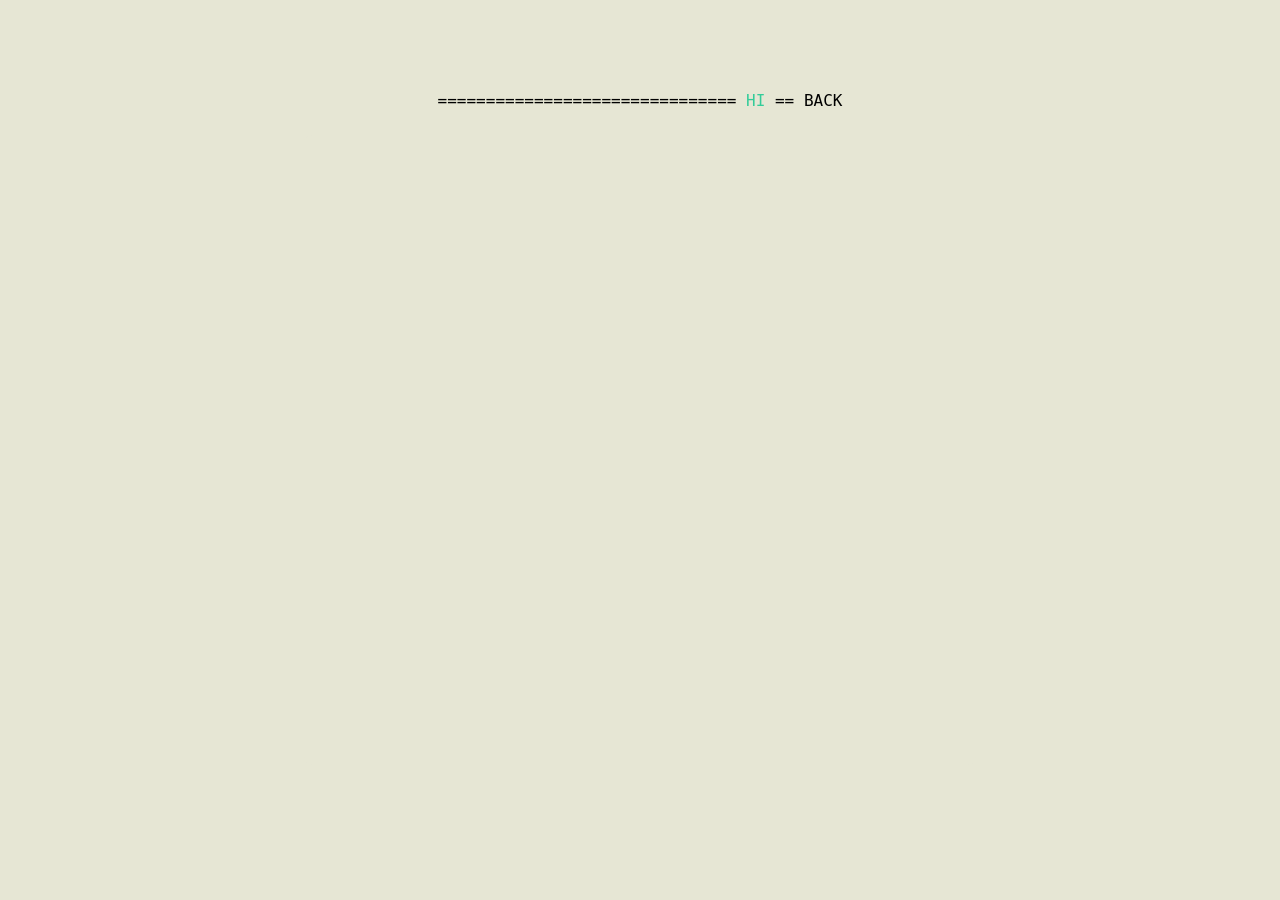
<file: hi.html>
<!DOCTYPE html>
<html lang="en">

<head>
  <meta charset="utf-8">
  <meta name="viewport" content="width=device-width, initial-scale=1">
  <title>hi — dansch</title>
  <meta name="description" content="Say hi — get in touch with Daniel Schrempf, motion graphics + design, London UK.">
  <link rel="icon" href="/favicon.svg" type="image/svg+xml">
  <style>
    @font-face {
      font-family: "Degular Mono";
      src: url("fonts/DegularMonoVariable.woff2") format("woff2");
      font-weight: 100 900;
      font-style: normal;
      font-display: swap;
    }

    :root {
      color-scheme: light dark;
      --bg: #e6e6d4;
      --fg: #000;
      --fs: clamp(0.8rem, 2.6vw, 1rem);
    }

    @media (prefers-color-scheme: dark) {
      :root {
        --bg: #000;
        --fg: #e6e6d4;
      }
    }

    html,
    body {
      height: 100%;
      margin: 0;
    }

    html { scrollbar-gutter: stable; }

    body {
      background: var(--bg);
      color: var(--fg);
      font-family: "Degular Mono", ui-monospace, "SF Mono", Menlo, Consolas, monospace;
      font-weight: 400;
      overflow: hidden;
    }

    #stage {
      position: fixed;
      inset: 0;
      display: flex;
      align-items: center;
      justify-content: center;
      opacity: 0;
      transition: opacity .4s ease;
    }

    body.ready #stage { opacity: 1; }
    body.exiting #stage { opacity: 0; }

    #stage .frame {
      width: min(90vw, 42rem);
      height: min(70vh, 40rem);
      background: var(--bg);
      border-radius: 8px;
      overflow: hidden;   /* crops the iframe's edge seam */
    }

    #stage iframe {
      width: calc(100% + 4px);
      height: calc(100% + 4px);
      margin: -2px;
      border: 0;
      display: block;
    }

    #topnav {
      position: fixed;
      top: 10vh;
      left: 0;
      right: 0;
      z-index: 1;
      margin: 0;
      text-align: center;
      font-size: var(--fs);
      line-height: 1.35;
      font-weight: 400;
      color: var(--fg);
      pointer-events: none;
    }

    #topnav a {
      color: inherit;
      text-decoration: none;
      pointer-events: auto;
    }

    #topnav .h {
      color: #3C9;
    }
  </style>
  <script src="print.js"></script>
  <script src="cursor.js"></script>
</head>

<body>
  <div id="stage">
    <div class="frame">
      <iframe
        src="https://form.typeform.com/to/vBH9fbQB"
        allow="camera; microphone; autoplay; encrypted-media;"
        title="say hi"></iframe>
    </div>
  </div>
  <pre id="topnav">=============================== <span class="h">HI</span> == <a href="index.html">BACK</a></pre>
  <script>
    const topnav = document.getElementById("topnav");

    // print the header on, then fade the form in
    Print.in(topnav, () => document.body.classList.add("ready"));

    // BACK: un-print + fade out, then navigate
    const back = topnav.querySelector("a");
    if (back) back.addEventListener("click", (e) => {
      e.preventDefault();
      document.body.classList.add("exiting");
      Print.out(topnav, () => { location.href = back.getAttribute("href"); });
    });
  </script>
</body>

</html>
</file>
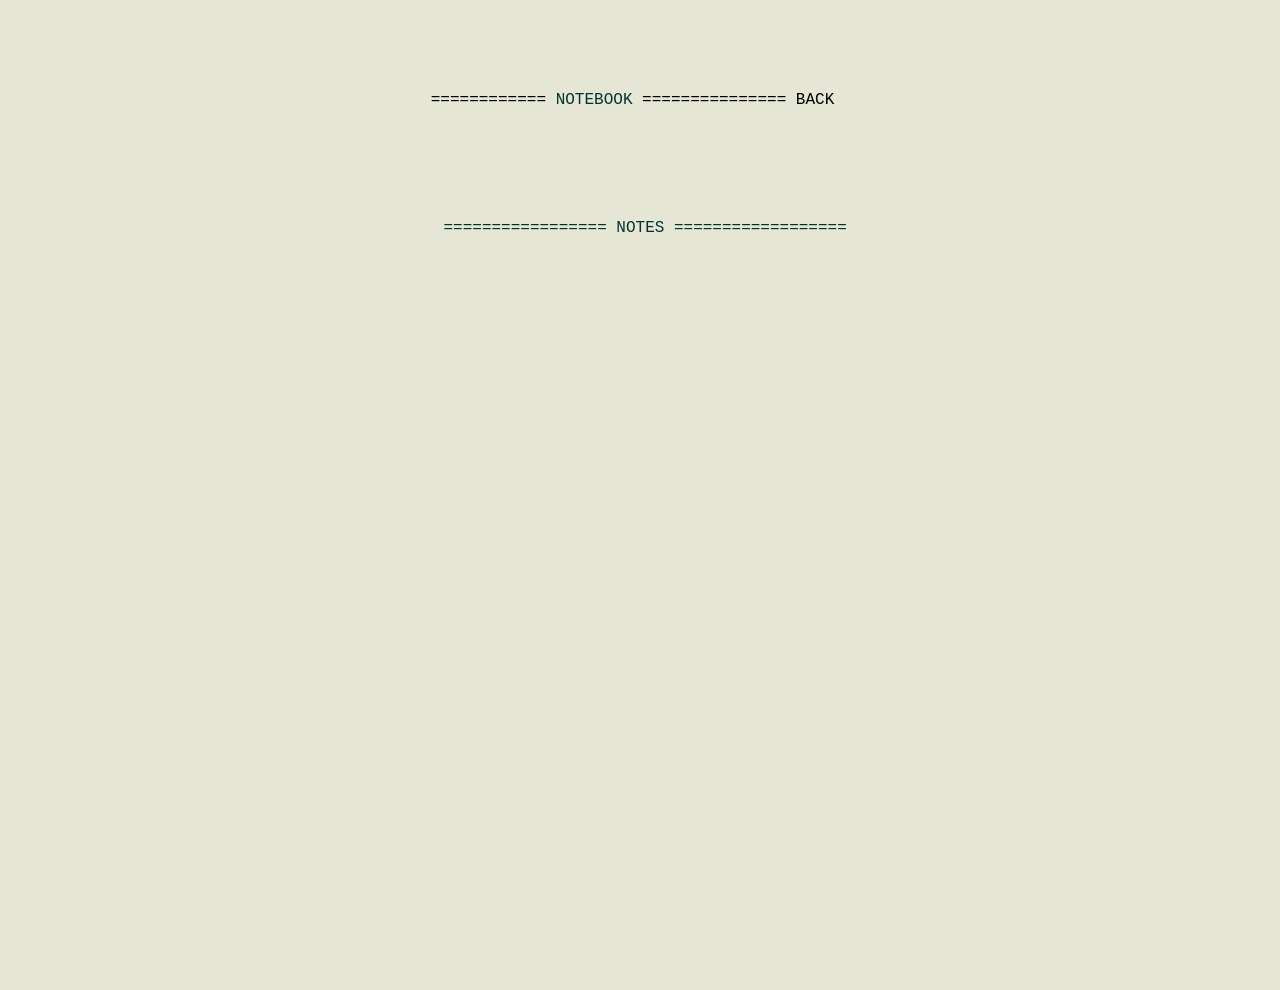
<file: notebook.html>
<!DOCTYPE html>
<html lang="en">

<head>
  <meta charset="utf-8">
  <meta name="viewport" content="width=device-width, initial-scale=1">
  <title>notebook — dansch</title>
  <meta name="description" content="Notebook — notes from Daniel Schrempf, motion graphics + design, London England.">
  <link rel="icon" href="/favicon.svg" type="image/svg+xml">
  <link rel="stylesheet" href="styles.css">
  <script>document.documentElement.classList.add("js");</script>
  <script src="print.js"></script>
  <script src="cursor.js"></script>
</head>

<body class="notebook">
  <pre class="topnav">============ <span class="n">NOTEBOOK</span> =============== <a href="index.html">BACK</a></pre>
  <main class="sheet">

    <pre class="section spruce">================= NOTES ==================</pre>

    <!-- entries are injected here from notes/YYYY-MM-DD.md at load -->

  </main>

  <script>
    // Entries are the date-named Markdown files in notes/: the folder is listed
    // through GitHub's public contents API, each file then fetched same-origin.
    // The nav prints on and the blocks pop in once the entries are in the DOM.
    (function () {
      var reduce = matchMedia("(prefers-reduced-motion: reduce)").matches;
      var API = "https://api.github.com/repos/danielschrempf/dansch.ca/contents/notes";
      var FOLDER = "notes/";
      var DATE = /^(\d{4}-\d{2}-\d{2})\.md$/;   // date-named notes only
      var sheet = document.querySelector(".sheet");
      var nav = document.querySelector(".topnav");

      // strip a leading YAML front-matter block
      function stripFrontMatter(t) {
        return t.replace(/^﻿?---\r?\n[\s\S]*?\r?\n---[ \t]*\r?\n/, "");
      }

      // body -> paragraphs: blank lines split them, soft line-wraps inside one
      // collapse to spaces, and a leading '# ' heading is dropped
      function paragraphs(text) {
        var body = stripFrontMatter(text).replace(/\r\n/g, "\n").trim().replace(/^#\s+.*(?:\n|$)/, "").trim();
        return body ? body.split(/\n[ \t]*\n/).map(function (p) {
          return p.trim().replace(/\s*\n\s*/g, " ");
        }).filter(Boolean) : [];
      }

      // list notes/*.md via the contents API; newest first by the ISO filename date
      async function listNotes() {
        var res;
        try { res = await fetch(API, { headers: { Accept: "application/vnd.github+json" } }); }
        catch (_) { return []; }
        if (!res.ok) return [];                  // rate-limited or missing: empty notebook
        return (await res.json())
          .filter(function (f) { return f.type === "file" && DATE.test(f.name); })
          .map(function (f) { return f.name; })
          .sort().reverse();
      }

      async function loadNote(name) {
        var res = await fetch(FOLDER + name);    // same origin, so no API quota
        return { date: name.match(DATE)[1], paras: paragraphs(await res.text()) };
      }

      function render(notes) {
        notes.forEach(function (note) {
          if (!note.paras.length) return;
          var entry = document.createElement("div");
          entry.className = "entry";
          var meta = document.createElement("p");
          meta.className = "meta spruce";
          meta.textContent = note.date;
          entry.appendChild(meta);
          note.paras.forEach(function (text) {
            var p = document.createElement("p");
            p.textContent = text;
            entry.appendChild(p);
          });
          sheet.appendChild(entry);
        });
      }

      // toggle .shown across .sheet blocks, stagger spread over budget ms
      function pop(show, budget) {
        var blocks = [].slice.call(sheet.children);
        var n = blocks.length;
        var step = reduce || n < 2 ? 0 : Math.min(80, budget / (n - 1));
        blocks.forEach(function (b, i) {
          b.style.transitionDelay = (show ? i : n - 1 - i) * step + "ms";
          b.classList.toggle("shown", show);
        });
      }

      async function collect() {
        var names = await listNotes();
        return Promise.all(names.map(loadNote));   // map keeps the newest-first order
      }

      var printed = new Promise(function (r) { Print.in(nav, r); });

      // reveal once the nav has printed and the entries are in the DOM
      Promise.all([collect(), printed]).then(function (res) {
        render(res[0]);
        pop(true, 600);
      }).catch(function () { pop(true, 600); });   // on failure, still show the header

      // BACK: pop the blocks out + un-print the nav, then navigate
      var back = nav.querySelector("a");
      if (back) back.addEventListener("click", function (e) {
        e.preventDefault();
        pop(false, 200);
        Print.out(nav, function () { location.href = back.getAttribute("href"); });
      });
    })();
  </script>
</body>

</html>
</file>
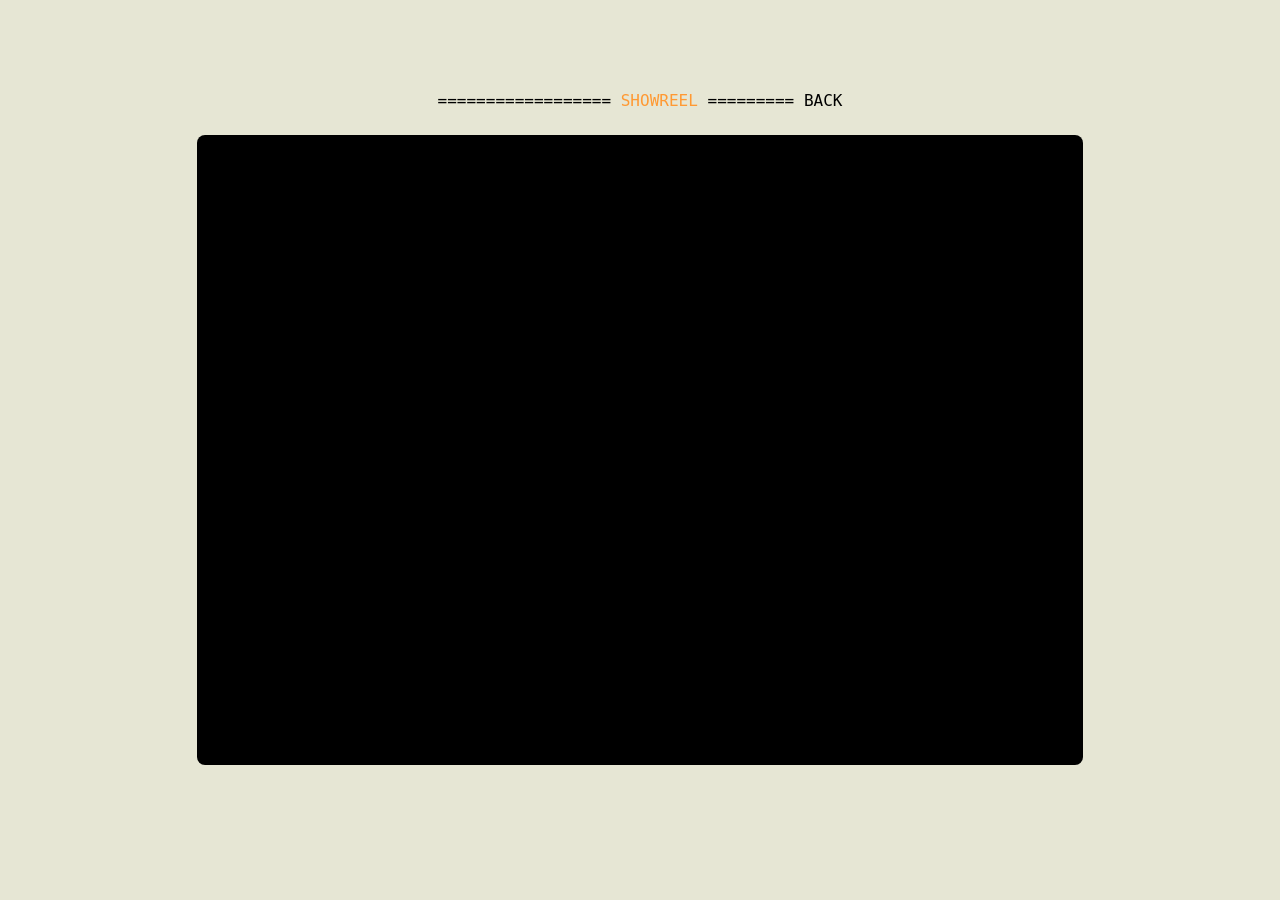
<file: showreel.html>
<!DOCTYPE html>
<html lang="en">

<head>
  <meta charset="utf-8">
  <meta name="viewport" content="width=device-width, initial-scale=1">
  <title>showreel — dansch</title>
  <meta name="description" content="Showreel — Daniel Schrempf, motion graphics + design, London UK.">
  <link rel="icon" href="/favicon.svg" type="image/svg+xml">
  <style>
    @font-face {
      font-family: "Degular Mono";
      src: url("fonts/DegularMonoVariable.woff2") format("woff2");
      font-weight: 100 900;
      font-style: normal;
      font-display: swap;
    }

    :root {
      color-scheme: light dark;
      --bg: #e6e6d4;
      --fg: #000;
      --fs: clamp(0.8rem, 2.6vw, 1rem);
    }

    @media (prefers-color-scheme: dark) {
      :root {
        --bg: #000;
        --fg: #e6e6d4;
      }
    }

    html,
    body {
      height: 100%;
      margin: 0;
    }

    html {
      scrollbar-gutter: stable;
    }

    body {
      background: var(--bg);
      color: var(--fg);
      font-family: "Degular Mono", ui-monospace, "SF Mono", Menlo, Consolas, monospace;
      font-weight: 400;
      overflow: hidden;
    }

    #stage {
      position: fixed;
      inset: 0;
      display: flex;
      align-items: center;
      justify-content: center;
      opacity: 0;
      transition: opacity .4s ease;
    }

    body.ready #stage {
      opacity: 1;
    }

    body.exiting #stage {
      opacity: 0;
    }

    #stage .frame {
      aspect-ratio: 45 / 32;   /* the reel's native ratio */
      width: min(90vw, calc(70vh * 45 / 32));
      background: #000;
      border-radius: 8px;
      overflow: hidden;   /* crops the iframe's edge seam */
    }

    #stage iframe {
      width: calc(100% + 4px);
      height: calc(100% + 4px);
      margin: -2px;
      border: 0;
      display: block;
    }

    #topnav {
      position: fixed;
      top: 10vh;
      left: 0;
      right: 0;
      z-index: 1;
      margin: 0;
      text-align: center;
      font-size: var(--fs);
      line-height: 1.35;
      font-weight: 400;
      color: var(--fg);
      pointer-events: none;
    }

    #topnav a {
      color: inherit;
      text-decoration: none;
      pointer-events: auto;
    }

    #topnav .s {
      color: #F93;
    }
  </style>
  <script src="print.js"></script>
  <script src="cursor.js"></script>
</head>

<body>
  <div id="stage">
    <div class="frame">
      <iframe
        src="https://framerate.tv/embed/ea1e19c8-775e-4834-a3fe-9e35a376e3ce?primary_color=%23ffffff&track_color=%23ffffff&theme=minimal&controls=1&show_controls=1&time_range=1&loop=1&dnt=1"
        allow="autoplay; fullscreen; picture-in-picture; clipboard-write; encrypted-media; web-share"
        referrerpolicy="strict-origin-when-cross-origin" allowfullscreen
        title="dansch showreel"></iframe>
    </div>
  </div>
  <pre id="topnav">================== <span class="s">SHOWREEL</span> ========= <a href="index.html">BACK</a></pre>
  <script>
    const topnav = document.getElementById("topnav");

    // print the header on, then fade the player in
    Print.in(topnav, () => document.body.classList.add("ready"));

    // BACK: un-print + fade out, then navigate
    const back = topnav.querySelector("a");
    if (back) back.addEventListener("click", (e) => {
      e.preventDefault();
      document.body.classList.add("exiting");
      Print.out(topnav, () => { location.href = back.getAttribute("href"); });
    });
  </script>
</body>

</html>
</file>
<file: styles.css>
@font-face {
  font-family: "Degular";
  src: url("fonts/DegularVariable.woff2") format("woff2");
  font-weight: 100 900;
  font-style: normal;
  font-display: swap;
}

@font-face {
  font-family: "Degular Mono";
  src: url("fonts/DegularMonoVariable.woff2") format("woff2");
  font-weight: 100 900;
  font-style: normal;
  font-display: swap;
}

:root {
  color-scheme: light dark;

  --red: #F33;
  --orange: #F93;
  --spruce: #033;
  --blue: #06F;
  --green: #3C9;
  --fuchsia: #906;

  --cream: #E6E6D4;
  --black: #000;

  --bg: var(--cream);
  --fg: var(--black);
  --rule: var(--fg);

  --fs: clamp(0.8rem, 2.6vw, 1rem);
  --rest: 10vh;   /* nav offset from the top */
}

@media (prefers-color-scheme: dark) {
  :root {
    --bg: var(--black);
    --fg: var(--cream);
  }
}

html {
  height: 100%;
  scrollbar-gutter: stable;
}

body {
  min-height: 100%;
  margin: 0;
  padding-top: var(--rest);
  background: var(--bg);
  color: var(--fg);
  font-family: "Degular Mono", ui-monospace, "SF Mono", Menlo, Consolas, monospace;
  font-weight: 400;
  line-height: 1.5;
  font-size: var(--fs);
}

.sheet {
  width: 42ch;
  max-width: calc(100% - 2rem);
  margin-inline: auto;
  padding-block: 2.5rem 6rem;
}

@media (min-width: 48rem) {
  .sheet {
    padding-block: 3.5rem 8rem;
  }
}

hr {
  border: 0;
  border-top: 3px double var(--rule);
  margin: 2rem 0;
}

.topnav {
  width: fit-content;
  margin: 0 auto;
  font-weight: 400;
  line-height: 1.35;
}

/* .sheet blocks pop in when the page script adds .shown; no .js = always visible */
.js .sheet > * {
  opacity: 0;
  transform: translateY(.4em);
  transition: opacity .3s ease, transform .3s ease;
}

.js .sheet > *.shown {
  opacity: 1;
  transform: none;
}

@media (prefers-reduced-motion: reduce) {
  .js .sheet > * {
    transform: none;
    transition: opacity .3s ease;
  }
}

.topnav a {
  color: inherit;
  text-decoration: none;
}

.topnav .a {
  color: var(--blue);
}

.topnav .n {
  color: var(--spruce);
}

.topnav .c {
  color: var(--red);
}

a {
  color: inherit;
}

h1 {
  font-size: 1.5em;
  font-weight: 400;
  line-height: 1.25;
  letter-spacing: .02em;
  margin: 0 0 .4rem;
}

.section {
  margin: 3rem 0;
  font-weight: 400;
}

.section.red {
  color: var(--red);
}

.section.orange {
  color: var(--orange);
}

.section.spruce {
  color: var(--spruce);
}

.section.blue {
  color: var(--blue);
}

.section.green {
  color: var(--green);
}

.section.fuchsia {
  color: var(--fuchsia);
}

p {
  margin: 0 0 1.5rem;
}

p:last-child {
  margin-bottom: 0;
}

nav {
  font-size: .9rem;
}

h3 {
  font-size: 1em;
  font-weight: 400;
  line-height: 1.3;
  text-transform: uppercase;
  letter-spacing: .06em;
  margin: 0 0 .15rem;
}

.entry {
  margin: 0 0 2.6rem;
}

.entry p {
  margin: .9rem 0 0;
}

.entry .meta {
  margin: 0;
}

/* notebook entry prose is proportional, not mono */
.notebook .entry p:not(.meta) {
  font-family: "Degular", system-ui, sans-serif;
  font-size: 1.2em;
}

.meta.red {
  color: var(--red);
}

.meta.orange {
  color: var(--orange);
}

.meta.spruce {
  color: var(--spruce);
}

.meta.blue {
  color: var(--blue);
}

.meta.green {
  color: var(--green);
}

.meta.fuchsia {
  color: var(--fuchsia);
}
</file>
